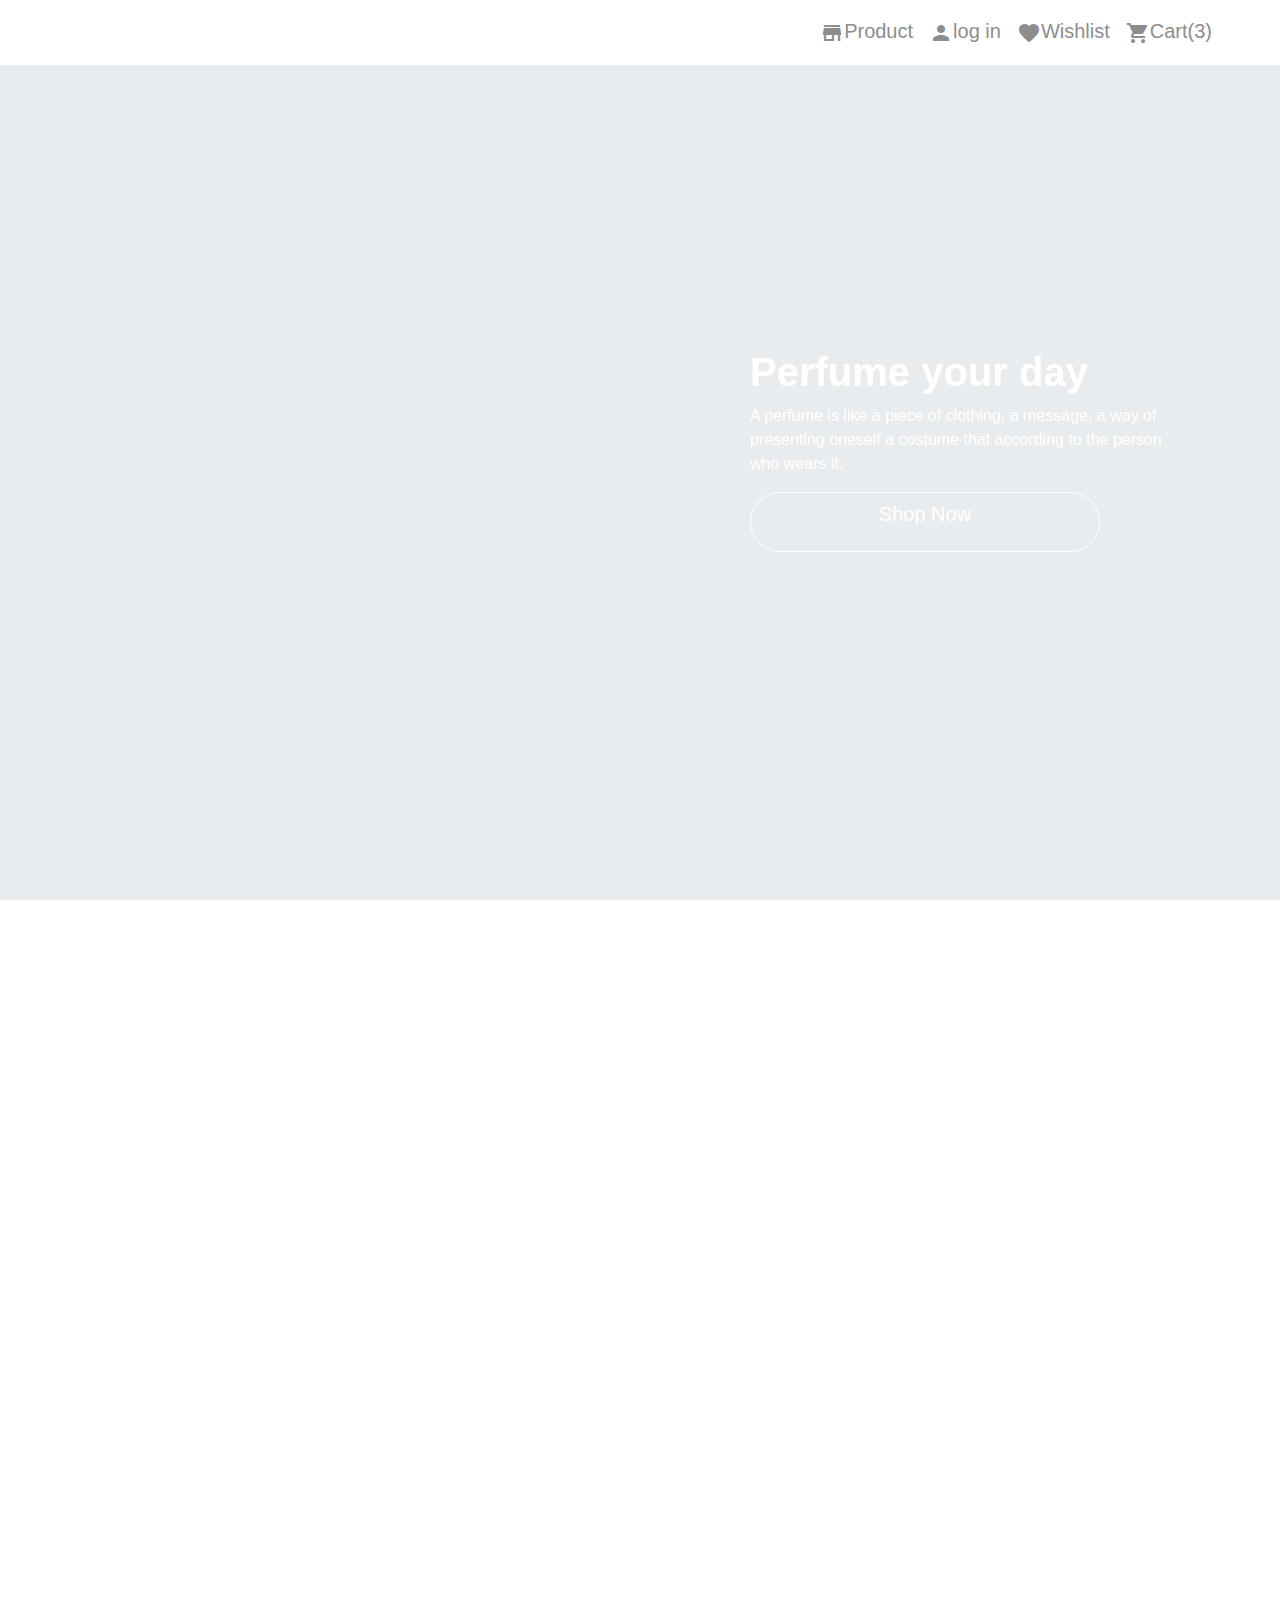
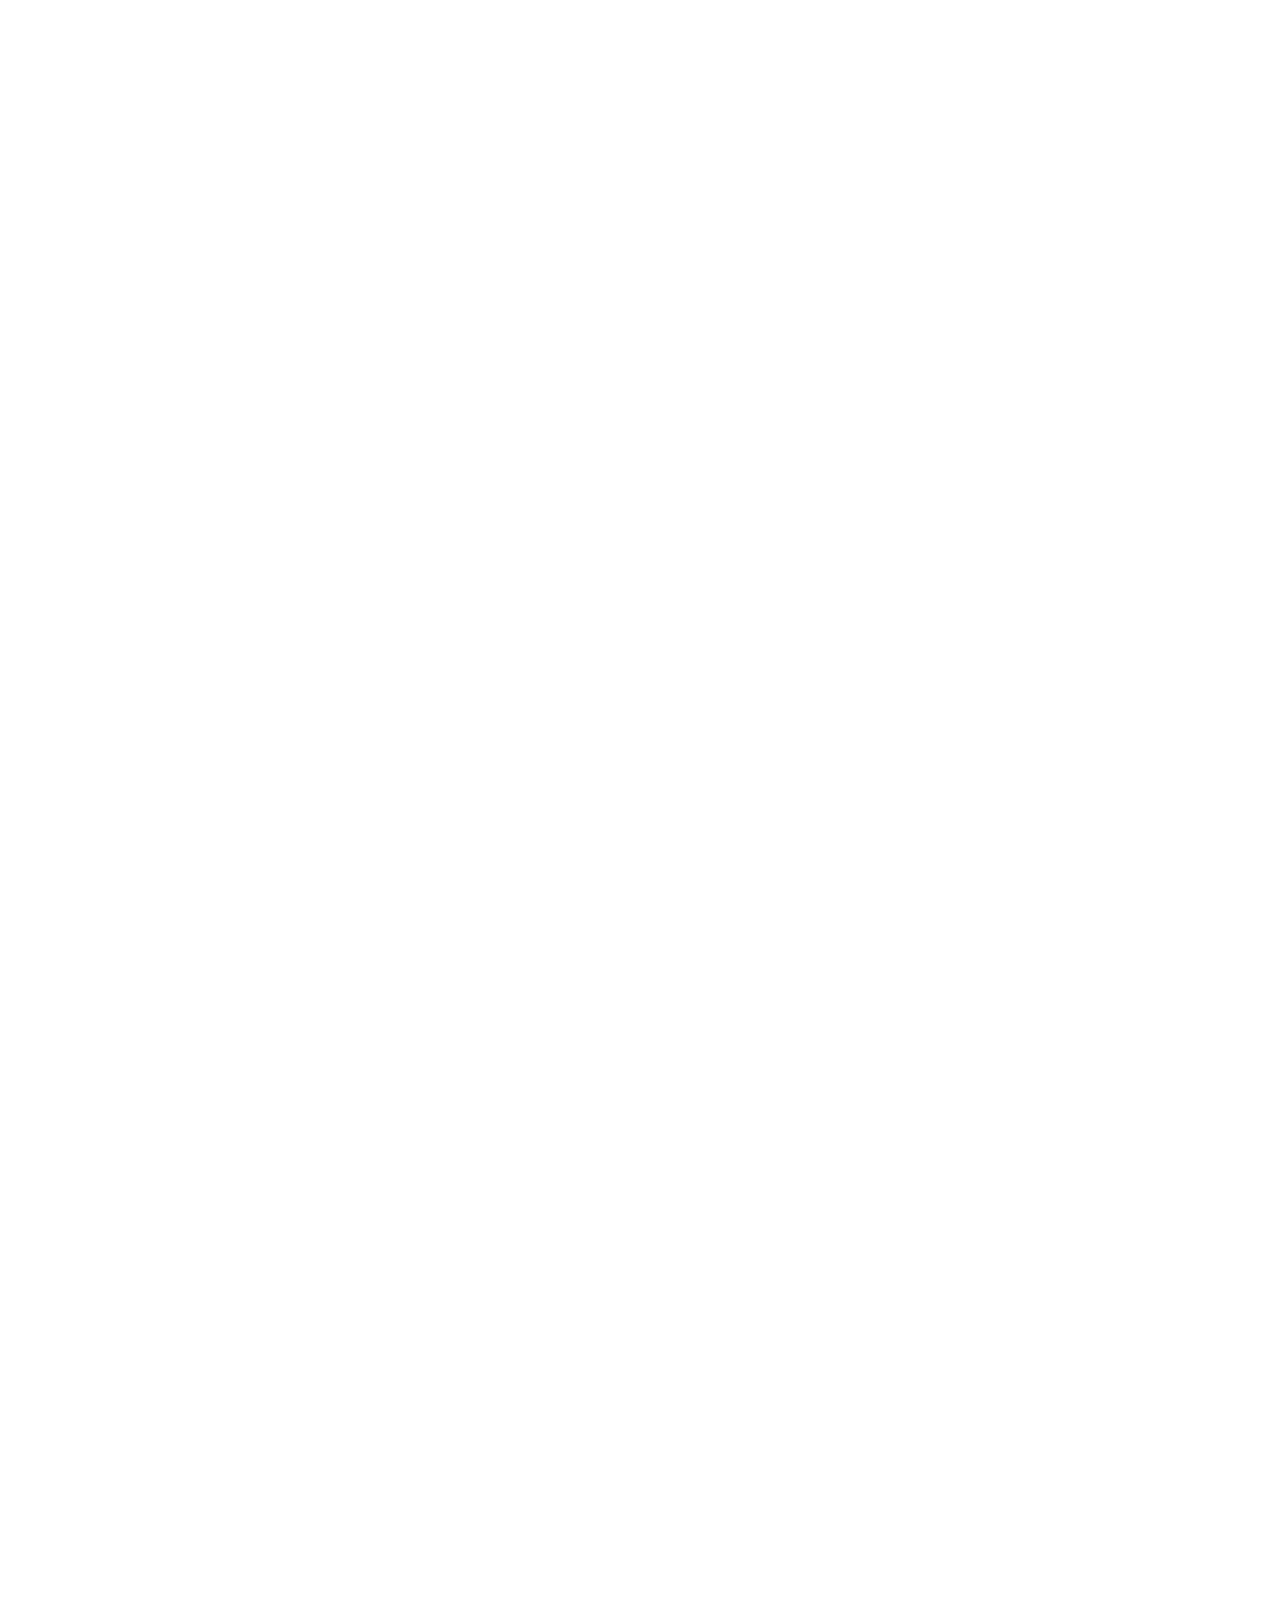
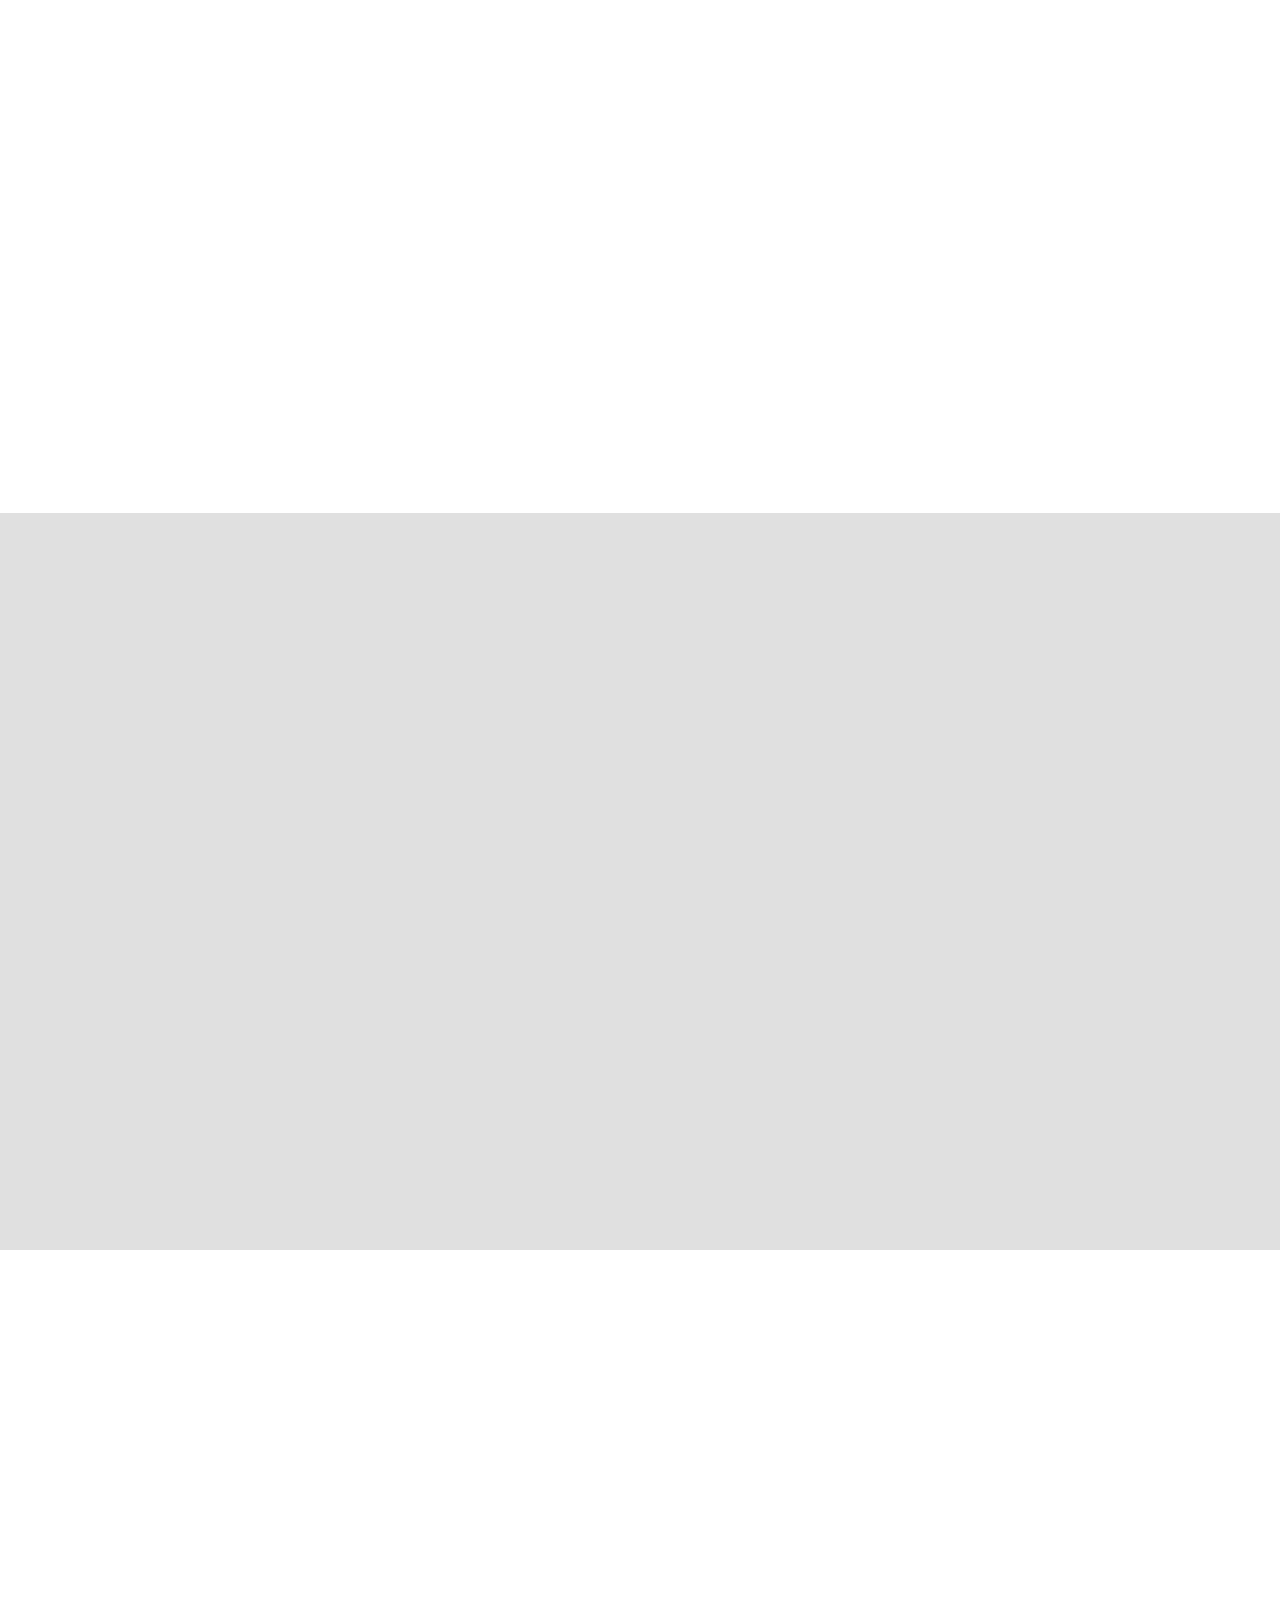
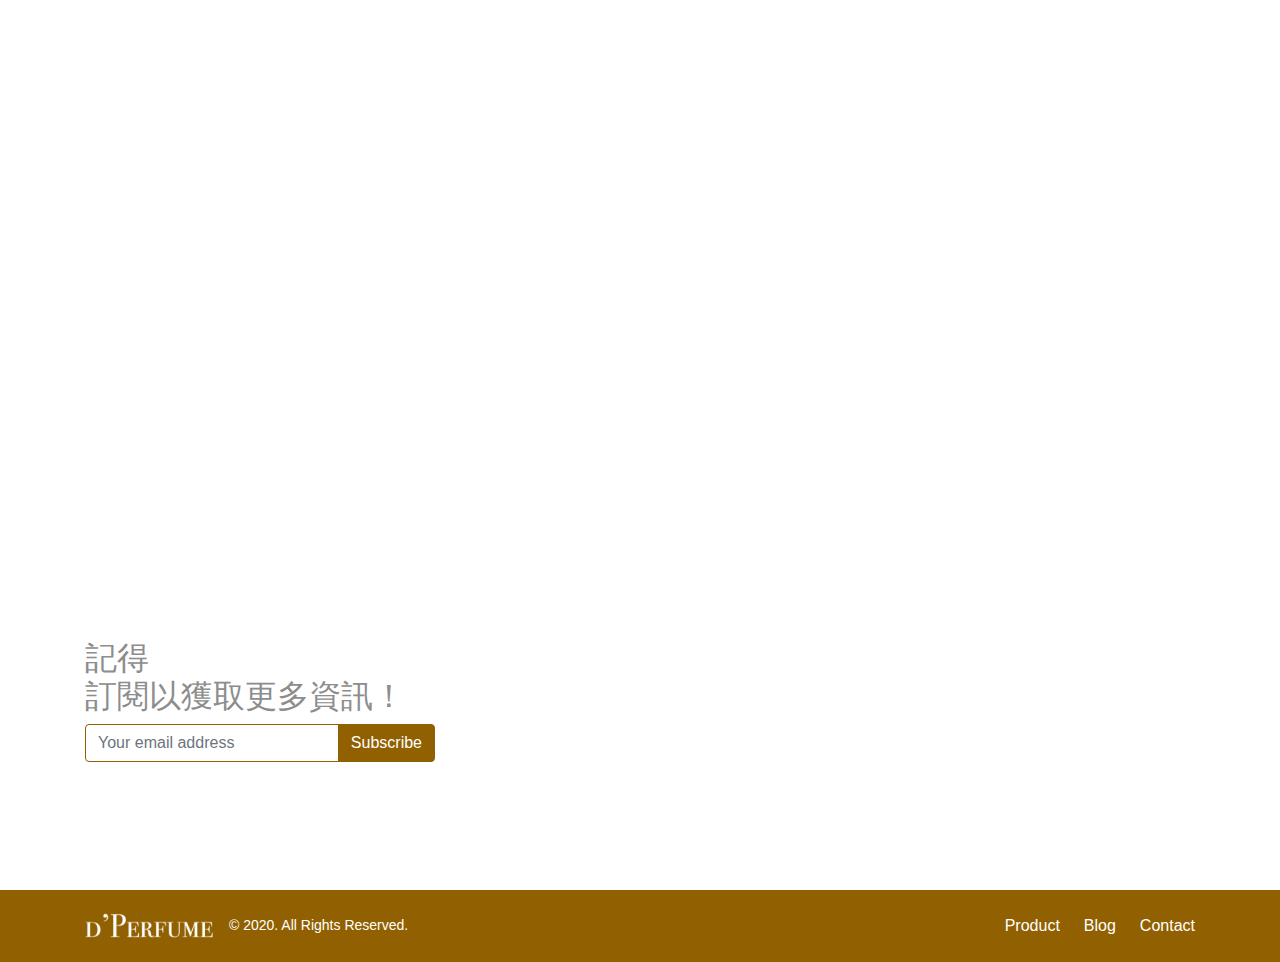
<file: index.html>
<!DOCTYPE html>
<html lang="en">

<head>
  <meta charset="UTF-8">
  <meta name="viewport" content="width=device-width, initial-scale=1.0">
  <meta http-equiv="X-UA-Compatible" content="ie=edge">
  <title>
    香水電商 | D’PERFUME
  </title> 
  <link rel="stylesheet" href="./assets/style/all.css">
  <link href="https://fonts.googleapis.com/icon?family=Material+Icons" rel="stylesheet">
  <link
  rel="stylesheet"
  href="https://cdnjs.cloudflare.com/ajax/libs/animate.css/4.1.1/animate.min.css"
/>
</head>

<body>
  <header class="container">
    <nav
    class="mr-auto navbar navbar-expand-lg navbar-light bg-white container-fuild fixed-top d-flex justify-content-between">
    <a class="navbar-brand logo" href="index.html">D’PERFUME</a>
    <button class="navbar-toggler" type="button" data-toggle="collapse" data-target="#navbarSupportedContent"
        aria-controls="navbarSupportedContent" aria-expanded="false" aria-label="Toggle navigation">
        <span class="navbar-toggler-icon"></span>
    </button>
    <div class="collapse navbar-collapse" id="navbarSupportedContent">
        <div class="navbar-nav mr-auto"></div>
        <ul class="navbar-nav my-2 my-lg-0">
            <li class="nav-item active">
                <a class="nav-link text-grey-200" href="product.html"><span class="material-icons text-grey-200 align-middle">
                        store
                    </span>Product <span class="sr-only">(current)</span></a>
            </li>
            <li class="nav-item">
                <a class="nav-link text-grey-200" href="login.html"><span class="material-icons text-grey-200 align-middle">
                        person
                    </span>log in</a>
            </li>
            <li class="nav-item active">
                <a class="nav-link text-grey-200" href="#"><span class="material-icons text-grey-200 align-middle">
                        favorite
                    </span>Wishlist <span class="sr-only">(current)</span></a>
            </li>
            <li class="nav-item active">
                <a class="nav-link text-grey-200" href="#"><span class="material-icons text-grey-200 align-middle">
                        shopping_cart
                    </span>Cart(3) <span class="sr-only">(current)</span></a>
            </li>
        </ul>
    </div>
</nav>  </header>

  <div class="banner jumbotron jumbotron-fluid">
   <div class="container h-100">
      <div class="row h-100 align-items-center">
         <div class="col-12 col-lg-5 offset-lg-7" data-aos="fade-up">
            <h1 class="text-white">Perfume your day</h1>
            <p class="text-white">A perfume is like a piece of clothing, a message, a way of presenting oneself a
               costume
               that according to the
               person who wears it.</p>
            <a class="btn btn-outline-white btn-radius" href="product.html" type="button">Shop Now</a>
         </div>
      </div>
   </div>
</div>
<ul class="container">
   <li class="row flex-row-reverse justify-content-center">
      <div class="col-12 col-md-5 col-lg-6 px-0" data-aos="fade-left">
         <img src="./assets/images/index2.jpg" class="productImg mb-2 mb-md-0" alt="Gabrielle CHANEL">
      </div>
      <div class="col-12 col-md-5 col-lg-6 px-0 d-flex flex-column justify-content-center align-items-center">
         <div class="productInfo" data-aos="fade-right">
            <h2>Gabrielle CHANEL</h2>
            <p class="text-xl">全新嗅覺體驗，花香四溢、明亮馥郁。結合茉莉、依蘭依蘭、橙花和最迷人的格拉斯晚香玉之花香，呈現出夢幻花香氣息。 極具女性特質的香奈兒嘉柏麗香水，專為光芒四射的她而生。
            </p>
            <a href="#">
               <p class="text-secondary text-xl">查看更多</p>
            </a>
         </div>
      </div>
   </li>
   <li class="row justify-content-center">
      <div class="col-12 col-md-5 col-lg-6 px-0" data-aos="fade-right">
         <img src="./assets/images/index3.png" class="productImg mb-2 mb-md-0" alt="Five O’clock Au Gingembre">
      </div>
      <div class="col-12 col-md-5 col-lg-6 px-0 d-flex flex-column justify-content-center align-items-center">
         <div class="productInfo" data-aos="fade-left">
            <h2>Five O’clock Au Gingembre</h2>
            <p class="text-xl">生薑與溫醇的肉桂香、紅糖的香甜摻和成一氣，溫暖微辛的氣息反倒形成一股輕煙氤氳開來，還帶點微微煙醺感漫溢在整個鼻息之間，細聞之下,又還有溫溫淡淡的木香，溫和而暖心。</p>
            <a href="#">
               <p class="text-primary text-xl">查看更多</p>
            </a>
         </div>
      </div>
   </li>
   <li class="row flex-row-reverse justify-content-center">
      <div class="col-12 col-md-5 col-lg-6 px-0" data-aos="fade-left">
         <img src="./assets/images/index4.jpg" alt="CHANEL N°5" class="productImg mb-2 mb-md-0">
      </div>
      <div class="col-12 col-md-5 col-lg-6 px-0 d-flex flex-column justify-content-center align-items-center">
         <div class="productInfo" data-aos="fade-right">
            <h2>CHANEL N°5</h2>
            <p class="text-xl">N°5，女性魅力的極致精髓。散發柔美澄透的乙醛花束香氣。經典傳奇香氛，蘊藏於極簡設計的獨特瓶身。</p>
            <a href="productDetial.html">
               <p class="text-primary text-xl">查看更多</p>
            </a>
         </div>
      </div>
   </li>
   <li class="row justify-content-center">
      <div class="col-12 col-md-5 col-lg-6 px-0" data-aos="fade-right">
         <img src="./assets/images/index5.jpg" alt="product5" class="productImg-onlinetraining  mb-6 mb-md-8" id="load">
      </div>
      <div class="col-12 col-md-5 col-lg-6 px-0 d-flex flex-column justify-content-center align-items-center">
         <div class="productInfo" data-aos="fade-left">
            <h4>1.<br> Levels of Preventive Maintenance Compliance</h4>
            <p class="text-xs">The core idea of preventative maintenance is the performance of proactive actions against
               unscheduled downtime in order to identify potential defects before they evolve into something more
               severe.</p>
            <h4>2.<br> Percentage of Planned Maintenance</h4>
            <p class="text-xs">The planned maintenance percentage is the total planned maintenance time in your CMMS
               software over a date range over the total number of hours of a service performed by the technicians.</p>
            <h4>3.<br> Critical percentage of planned maintenance</h4>
            <p class="text-xs">Calculating the critical percentage of planned maintenance will help you prioritize the
               most important operations that should be performed immediately.</p>
            <a href="#" type="button" class="btn btn-outline-black btn-radius">
               Plan a free online training
            </a>
         </div>
      </div>
   </li>
</ul>
<div class="bg-grey-100 mb-6 mb-md-8">
   <div class="container">
      <ul class="productRecommend row d-flex">
         <li class="col-12 col-md-4 mb-4 mb-md-6" data-aos="zoom-in">
            <div class="enlargeImg">
               <a href="product.html"><img src="./assets/images/index6.jpg" class="productLink pr-4 mt-5 mt-md-6"
                     alt="Jo Malone"></a>
            </div>
            <h4>Poppy & Barley</h4>
            <p class="mt-2">Jo Malone</p>
            <div class="d-flex">
               <p class="mr-2">NT$1,380</p>
               <p class="text-grey-200 text-line-through">NT$1,580</p>
            </div>
         </li>
         <li class="col-12 col-md-4 mb-4 mb-md-6" data-aos="zoom-in">
            <div class="enlargeImg">
               <a href="product.html"><img src="./assets/images/index7.jpg" class="productLink pr-4 mt-5 mt-md-6"
                     alt="Curology"></a>
            </div>
            <h4>Body Wash</h4>
            <p class="mt-2">Curology</p>
            <p>NT$1,580</p>
         </li>
         <li class="col-12 col-md-4 mb-4 mb-md-6" data-aos="zoom-in">
            <div class="enlargeImg" data-aos="fade-right">
               <a href="product.html"><img src="./assets/images/index8.jpg"
                     class="productLink soldout mr-md-4 mt-5 mt-md-6" alt="Tonik"></a>
            </div>
            <div>
               <p class="text-white text-xl d-flex flex-column justify-content-center align-items-center position-absolute">Sold out</p>
            </div>
            <h4>Apple Cider Vinegar Capsule</h4>
            <p class="mt-2">Tonik</p>
            <p>NT$1,580</p>
         </li>
      </ul>
   </div>
</div>
<div class="container  mb-6 mb-md-8">
   <div class="row d-flex">
      <div class="col-12 col-md-8 mb-2 mb-md-0" data-aos="fade-right">
         <img src="./assets/images/index9.jpg" class="recyclingImg" alt="Bottle-Recycling">
      </div>
      <div class="col-12 col-md-4 d-flex flex-column justify-content-center align-items-center" data-aos="fade-left">
         <div>
            <h2>Bottle-Recycling</h2>
            <p class="text-lg">Recycle your used empty bottles and be rewarded!</p>
            <p>For the past 10 years, we have collected over 800,000 bottles through Empty Bottle Recycling Campaign and
               planted more than 860 pine trees for a better environment.For the past 10 years, we have collected over
               800,000 bottles through Empty Bottle Recycling Campaign and planted more than 860 pine trees for a better
               environment.</p>
            <a href="#">
               <p class="text-primary">查看更多</p>
            </a>
         </div>
      </div>
   </div>
</div>
<div class="subscript d-flex align-items-end">
   <div class="container">
      <div class="row">
         <div class="col-12 col-md-4">
            <h2 class="text-grey-200">記得<br> 訂閱以獲取更多資訊！</h2>
            <div class="input-group mb-3">
               <input type="text" class="form-control border-primary" placeholder="Your email address"
                  aria-label="Recipient's username" aria-describedby="button-addon2">
               <div class="input-group-append">
                  <button class="btn btn-primary" type="button" id="button-addon2">Subscribe</button>
               </div>
            </div>
         </div>
      </div>
   </div>
</div>

    <footer class="bg-primary">
      <div class="container d-flex justify-content-start justify-content-lg-between">
    <div class="footerLogo d-flex align-items-center">
        <a href="index.html"><img class="mr-3" src="./assets/images/d’Perfumewhite.png" alt="logo"></a>
        <sapn class="rightsReserved text-white align-middle">© 2020. All Rights Reserved.</sapn>
    </div>
    <ul class="footerMenu d-flex align-items-center m-0">
        <li class="mr-4"><a class="text-white d-block py-4" href="product.html">Product</a></li>
        <li class="mr-4"><a class="text-white d-block py-4" href="#">Blog</a></li>
        <li><a class="text-white d-block py-4" href="#">Contact</a></li>
    </ul>
</div>    </footer>
    <script src="./assets/js/vendors.js"></script>
    <script src="./assets/js/all.js"></script>
    <script src="https://code.jquery.com/jquery-3.3.1.slim.min.js"
      integrity="sha384-q8i/X+965DzO0rT7abK41JStQIAqVgRVzpbzo5smXKp4YfRvH+8abtTE1Pi6jizo"
      crossorigin="anonymous"></script>
    <script src="https://cdnjs.cloudflare.com/ajax/libs/popper.js/1.14.6/umd/popper.min.js"
      integrity="sha384-wHAiFfRlMFy6i5SRaxvfOCifBUQy1xHdJ/yoi7FRNXMRBu5WHdZYu1hA6ZOblgut"
      crossorigin="anonymous"></script>
    <script src="https://stackpath.bootstrapcdn.com/bootstrap/4.2.1/js/bootstrap.min.js"
      integrity="sha384-B0UglyR+jN6CkvvICOB2joaf5I4l3gm9GU6Hc1og6Ls7i6U/mkkaduKaBhlAXv9k"
      crossorigin="anonymous"></script>
      <link rel="stylesheet" href="https://unpkg.com/aos@next/dist/aos.css" />
<script src="https://unpkg.com/aos@next/dist/aos.js"></script>
<script>
 AOS.init({
        offset: 150, // offset (in px) from the original trigger point
        delay: 0, // values from 0 to 3000, with step 50ms
        duration: 1000 // values from 0 to 3000, with step 50ms
      });
</script>
</body>

</html>
</file>
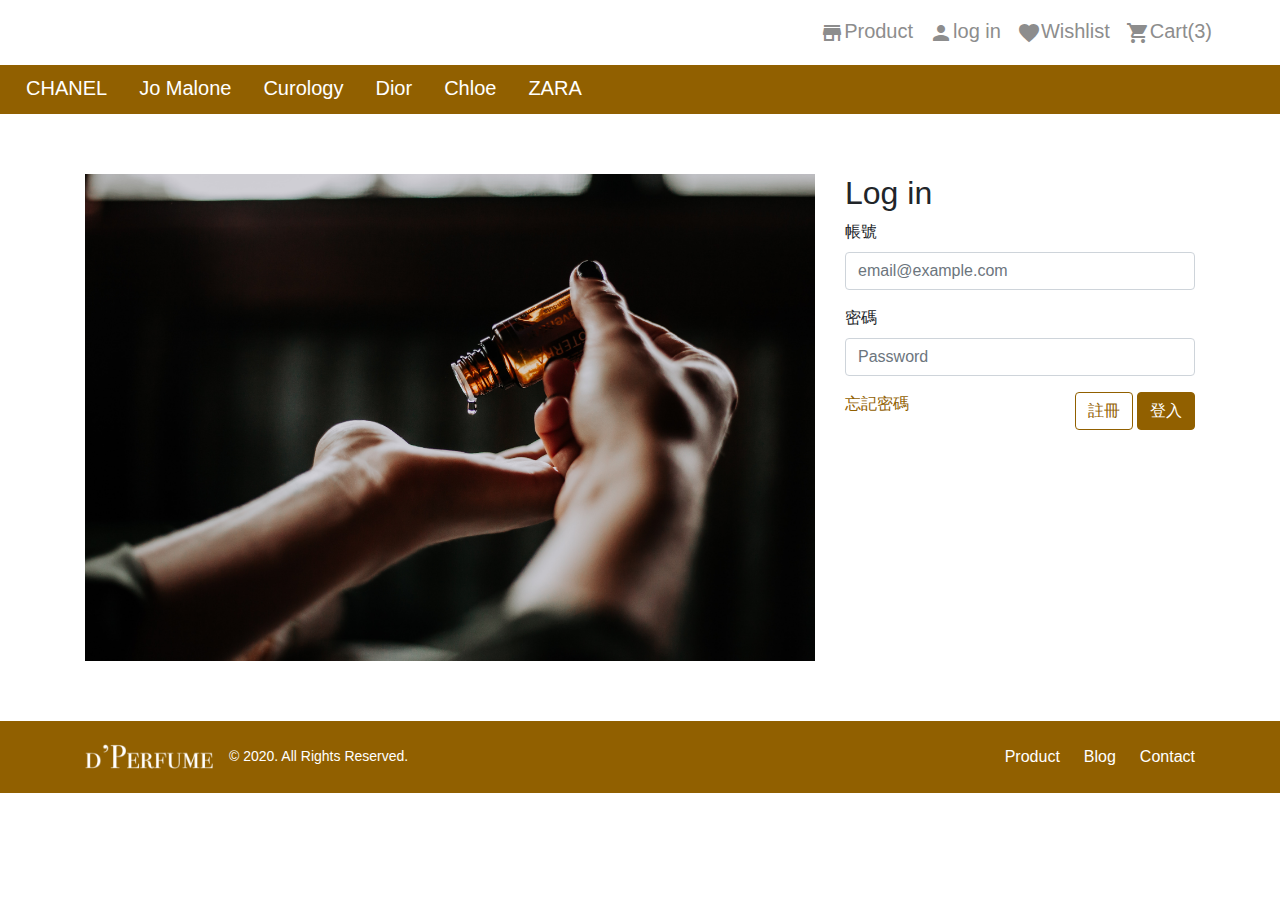
<file: login.html>
<!DOCTYPE html>
<html lang="en">

<head>
  <meta charset="UTF-8">
  <meta name="viewport" content="width=device-width, initial-scale=1.0">
  <meta http-equiv="X-UA-Compatible" content="ie=edge">
  <title>
    香水電商 | Login
  </title> 
  <link rel="stylesheet" href="./assets/style/all.css">
  <link href="https://fonts.googleapis.com/icon?family=Material+Icons" rel="stylesheet">
  <link
  rel="stylesheet"
  href="https://cdnjs.cloudflare.com/ajax/libs/animate.css/4.1.1/animate.min.css"
/>
</head>

<body>
  <header class="container">
    <nav
    class="mr-auto navbar navbar-expand-lg navbar-light bg-white container-fuild fixed-top d-flex justify-content-between">
    <a class="navbar-brand logo" href="index.html">D’PERFUME</a>
    <button class="navbar-toggler" type="button" data-toggle="collapse" data-target="#navbarSupportedContent"
        aria-controls="navbarSupportedContent" aria-expanded="false" aria-label="Toggle navigation">
        <span class="navbar-toggler-icon"></span>
    </button>
    <div class="collapse navbar-collapse" id="navbarSupportedContent">
        <div class="navbar-nav mr-auto"></div>
        <ul class="navbar-nav my-2 my-lg-0">
            <li class="nav-item active">
                <a class="nav-link text-grey-200" href="product.html"><span class="material-icons text-grey-200 align-middle">
                        store
                    </span>Product <span class="sr-only">(current)</span></a>
            </li>
            <li class="nav-item">
                <a class="nav-link text-grey-200" href="login.html"><span class="material-icons text-grey-200 align-middle">
                        person
                    </span>log in</a>
            </li>
            <li class="nav-item active">
                <a class="nav-link text-grey-200" href="#"><span class="material-icons text-grey-200 align-middle">
                        favorite
                    </span>Wishlist <span class="sr-only">(current)</span></a>
            </li>
            <li class="nav-item active">
                <a class="nav-link text-grey-200" href="#"><span class="material-icons text-grey-200 align-middle">
                        shopping_cart
                    </span>Cart(3) <span class="sr-only">(current)</span></a>
            </li>
        </ul>
    </div>
</nav>  </header>

  
<nav class="nav bg-primary mb-8">
    <div class="container">
        <ul class="d-flex pl-0">
            <li><a class="nav-link active text-white" href="#">CHANEL</a></li>
            <li><a class="nav-link text-white" href="#">Jo Malone</a></li>
            <li><a class="nav-link text-white" href="#">Curology</a></li>
            <li><a class="nav-link text-white" href="#">Dior</a></li>
            <li><a class="nav-link text-white" href="#">Chloe</a></li>
            <li><a class="nav-link text-white" href="#">ZARA</a></li>
        </ul>
    </div>
</nav>

<div class="container mb-8">
    <div class="row">
        <img src="./assets/images/login1.jpg" alt="login1" class="login col-12 col-lg-8 mb-4 mb-lg-0">
        <form class="col-12 col-lg-4">
            <div class="form-group">
                <h2>Log in</h2>
                <label for="exampleInputAccount1">帳號</label>
                <input type="account" class="form-control" id="exampleInputAccount1" aria-describedby="accountHelp"
                    placeholder="email@example.com">
            </div>
            <div class="form-group">
                <label for="exampleInputPassword1">密碼</label>
                <input type="password" class="form-control" id="exampleInputPassword1" placeholder="Password">
            </div>
            <div class="d-flex justify-content-between">
                <a href="#">
                    <p class="text-primary">忘記密碼</p>
                </a>
                <div>
                    <button type="submit" class="btn btn-outline-primary">註冊</button>
                    <a href="#" type="button" class="btn btn-primary">登入</a>
                </div>
            </div>
        </form>
    </div>
</div>

    <footer class="bg-primary">
      <div class="container d-flex justify-content-start justify-content-lg-between">
    <div class="footerLogo d-flex align-items-center">
        <a href="index.html"><img class="mr-3" src="./assets/images/d’Perfumewhite.png" alt="logo"></a>
        <sapn class="rightsReserved text-white align-middle">© 2020. All Rights Reserved.</sapn>
    </div>
    <ul class="footerMenu d-flex align-items-center m-0">
        <li class="mr-4"><a class="text-white d-block py-4" href="product.html">Product</a></li>
        <li class="mr-4"><a class="text-white d-block py-4" href="#">Blog</a></li>
        <li><a class="text-white d-block py-4" href="#">Contact</a></li>
    </ul>
</div>    </footer>
    <script src="./assets/js/vendors.js"></script>
    <script src="./assets/js/all.js"></script>
    <script src="https://code.jquery.com/jquery-3.3.1.slim.min.js"
      integrity="sha384-q8i/X+965DzO0rT7abK41JStQIAqVgRVzpbzo5smXKp4YfRvH+8abtTE1Pi6jizo"
      crossorigin="anonymous"></script>
    <script src="https://cdnjs.cloudflare.com/ajax/libs/popper.js/1.14.6/umd/popper.min.js"
      integrity="sha384-wHAiFfRlMFy6i5SRaxvfOCifBUQy1xHdJ/yoi7FRNXMRBu5WHdZYu1hA6ZOblgut"
      crossorigin="anonymous"></script>
    <script src="https://stackpath.bootstrapcdn.com/bootstrap/4.2.1/js/bootstrap.min.js"
      integrity="sha384-B0UglyR+jN6CkvvICOB2joaf5I4l3gm9GU6Hc1og6Ls7i6U/mkkaduKaBhlAXv9k"
      crossorigin="anonymous"></script>
      <link rel="stylesheet" href="https://unpkg.com/aos@next/dist/aos.css" />
<script src="https://unpkg.com/aos@next/dist/aos.js"></script>
<script>
 AOS.init({
        offset: 150, // offset (in px) from the original trigger point
        delay: 0, // values from 0 to 3000, with step 50ms
        duration: 1000 // values from 0 to 3000, with step 50ms
      });
</script>
</body>

</html>
</file>
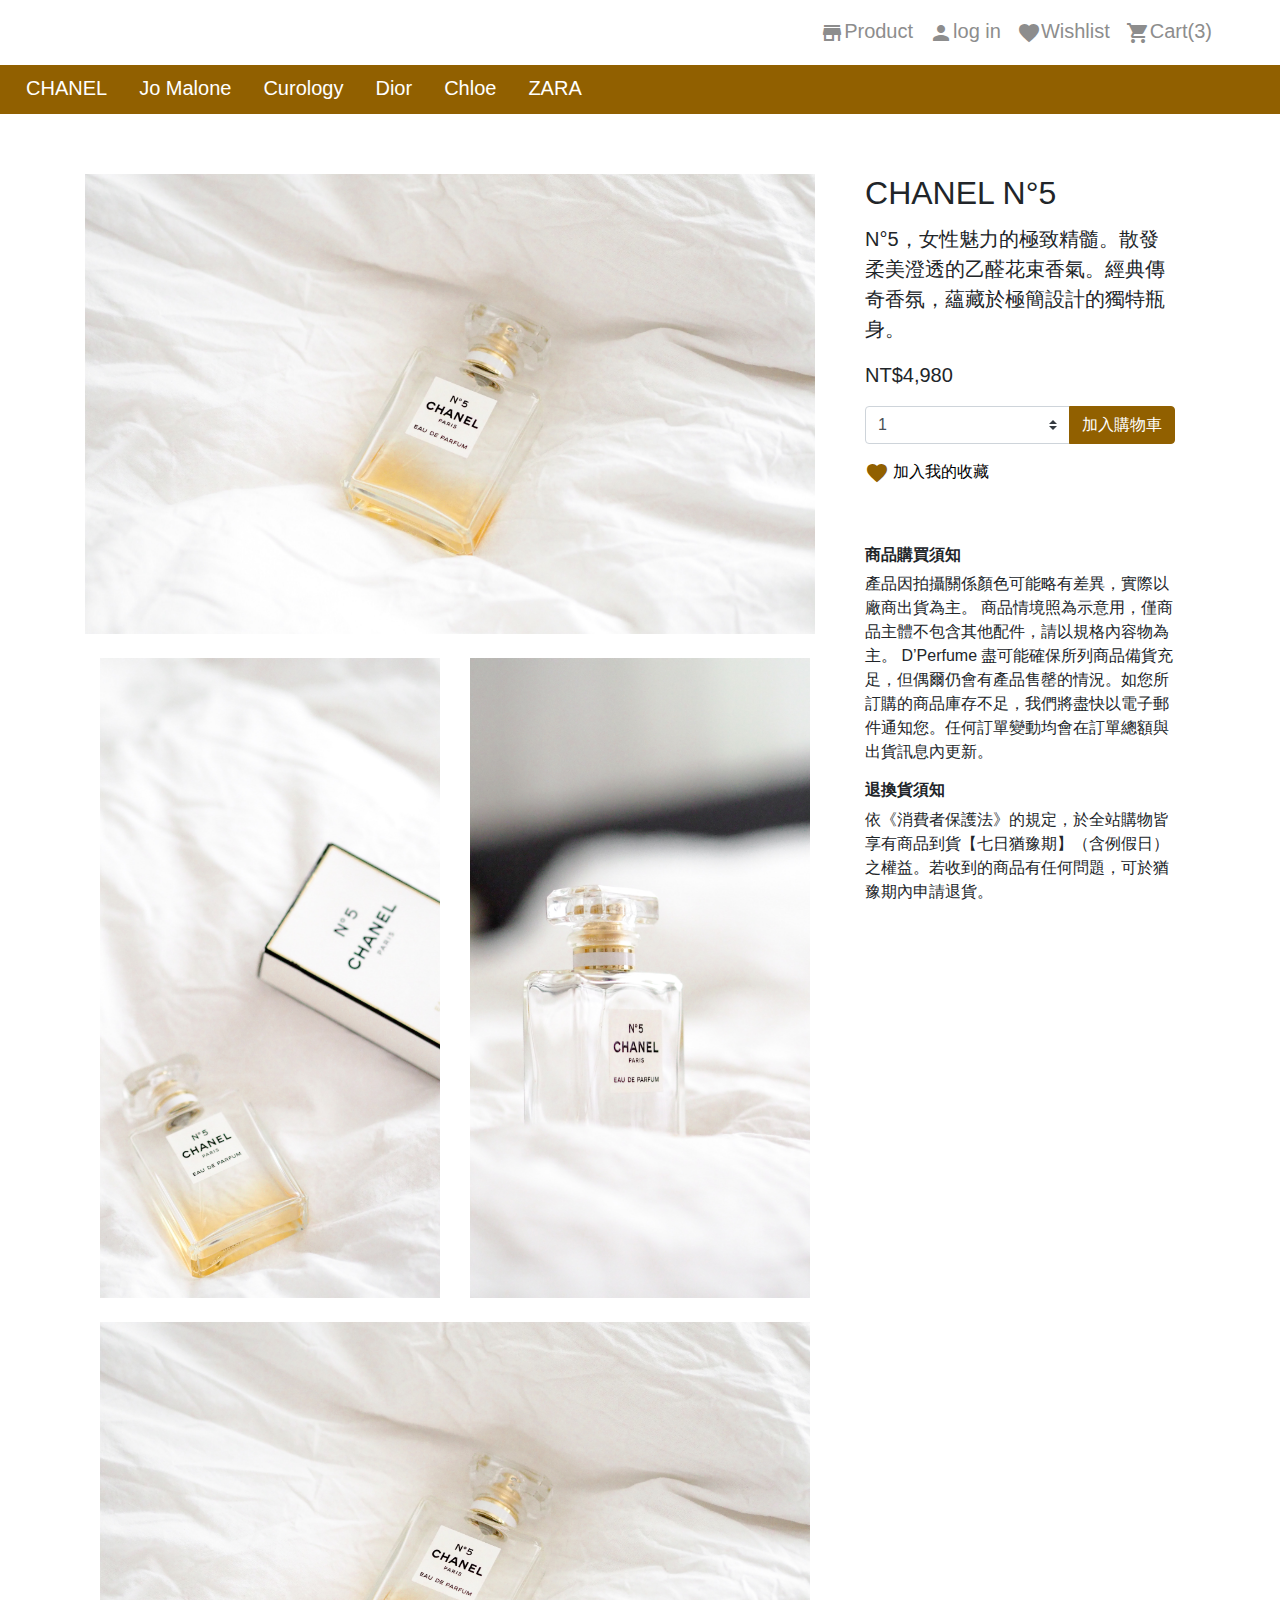
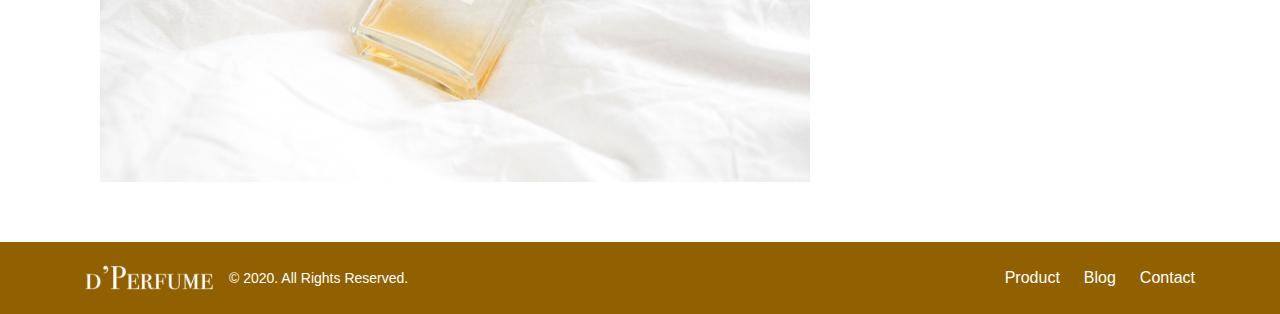
<file: productDetial.html>
<!DOCTYPE html>
<html lang="en">

<head>
  <meta charset="UTF-8">
  <meta name="viewport" content="width=device-width, initial-scale=1.0">
  <meta http-equiv="X-UA-Compatible" content="ie=edge">
  <title>
    香水電商 | ProductDetial
  </title> 
  <link rel="stylesheet" href="./assets/style/all.css">
  <link href="https://fonts.googleapis.com/icon?family=Material+Icons" rel="stylesheet">
  <link
  rel="stylesheet"
  href="https://cdnjs.cloudflare.com/ajax/libs/animate.css/4.1.1/animate.min.css"
/>
</head>

<body>
  <header class="container">
    <nav
    class="mr-auto navbar navbar-expand-lg navbar-light bg-white container-fuild fixed-top d-flex justify-content-between">
    <a class="navbar-brand logo" href="index.html">D’PERFUME</a>
    <button class="navbar-toggler" type="button" data-toggle="collapse" data-target="#navbarSupportedContent"
        aria-controls="navbarSupportedContent" aria-expanded="false" aria-label="Toggle navigation">
        <span class="navbar-toggler-icon"></span>
    </button>
    <div class="collapse navbar-collapse" id="navbarSupportedContent">
        <div class="navbar-nav mr-auto"></div>
        <ul class="navbar-nav my-2 my-lg-0">
            <li class="nav-item active">
                <a class="nav-link text-grey-200" href="product.html"><span class="material-icons text-grey-200 align-middle">
                        store
                    </span>Product <span class="sr-only">(current)</span></a>
            </li>
            <li class="nav-item">
                <a class="nav-link text-grey-200" href="login.html"><span class="material-icons text-grey-200 align-middle">
                        person
                    </span>log in</a>
            </li>
            <li class="nav-item active">
                <a class="nav-link text-grey-200" href="#"><span class="material-icons text-grey-200 align-middle">
                        favorite
                    </span>Wishlist <span class="sr-only">(current)</span></a>
            </li>
            <li class="nav-item active">
                <a class="nav-link text-grey-200" href="#"><span class="material-icons text-grey-200 align-middle">
                        shopping_cart
                    </span>Cart(3) <span class="sr-only">(current)</span></a>
            </li>
        </ul>
    </div>
</nav>  </header>

  
<nav class="nav bg-primary mb-8">
    <div class="container">
        <ul class="d-flex pl-0">
            <li><a class="nav-link active text-white" href="#">CHANEL</a></li>
            <li><a class="nav-link text-white" href="#">Jo Malone</a></li>
            <li><a class="nav-link text-white" href="#">Curology</a></li>
            <li><a class="nav-link text-white" href="#">Dior</a></li>
            <li><a class="nav-link text-white" href="#">Chloe</a></li>
            <li><a class="nav-link text-white" href="#">ZARA</a></li>
        </ul>
    </div>
</nav>

<div class="container">
    <div class="row position-relative">
        <img src="./assets/images/product1.jpg" alt="product1" class="productN°5 col-12 col-lg-8 mb-3 mb-md-4">
        <div class="col-12 col-lg-4 absolute-right-0">
            <div class="card-body pt-0">
                <h2 class="card-title">CHANEL N°5</h2>
                <p class="card-text text-lg">N°5，女性魅力的極致精髓。散發柔美澄透的乙醛花束香氣。經典傳奇香氛，蘊藏於極簡設計的獨特瓶身。</p>
                <p class="card-price text-lg">NT$4,980</p>
                <div class="input-group mb-3">
                    <select class="custom-select" id="inputGroupSelect02">
                        <option selected value="1">1</option>
                        <option value="2">2</option>
                        <option value="3">3</option>
                    </select>
                    <div class="input-group-append">
                        <button class="btn btn-primary" type="button" data-toggle="modal" data-target="#exampleModalCenter" id="addtocart">加入購物車</button>
                    </div>
                </div>
                <div class="mb-8">
                    <a href="#" data-toggle="modal" data-target="#exampleModalCenter2">
                        <span class="material-icons text-primary align-middle">
                            favorite
                        </span>
                        <span class="text-black">加入我的收藏</span>
                    </a>
                </div>

            <h6 class="text-bold">商品購買須知</h6>
            <p>產品因拍攝關係顏色可能略有差異，實際以廠商出貨為主。 商品情境照為示意用，僅商品主體不包含其他配件，請以規格內容物為主。 D’Perfume
                盡可能確保所列商品備貨充足，但偶爾仍會有產品售罄的情況。如您所訂購的商品庫存不足，我們將盡快以電子郵件通知您。任何訂單變動均會在訂單總額與出貨訊息內更新。</p>
            <h6 class="text-bold">退換貨須知</h6>
            <p>依《消費者保護法》的規定，於全站購物皆享有商品到貨【七日猶豫期】（含例假日）之權益。若收到的商品有任何問題，可於猶豫期內申請退貨。</p>
        </div>


                <!-- Modal -->
                <div class="modal fade" id="exampleModalCenter" tabindex="-1" role="dialog"
                    aria-labelledby="exampleModalCenterTitle" aria-hidden="true">
                    <div class="modal-dialog modal-dialog-centered" role="document">
                        <div class="modal-content">
                            <div class="modal-body">
                                <button type="button" class="close" data-dismiss="modal" aria-label="Close">
                                    <span aria-hidden="true">&times;</span>
                                </button>   
                                <div class="text-primary text-center text-bold text-xl" id="show">
                                    已加入購物車
                                </div>                               
                            </div>                         
                        </div>
                    </div>
                </div>
            </div>

            <div class="modal fade" id="exampleModalCenter2" tabindex="-1" role="dialog"
            aria-labelledby="exampleModalCenterTitle" aria-hidden="true">
            <div class="modal-dialog modal-dialog-centered" role="document">
                <div class="modal-content">
                    <div class="modal-body">
                        <button type="button" class="close" data-dismiss="modal" aria-label="Close">
                            <span aria-hidden="true">&times;</span>
                        </button>   
                        <div class="text-primary text-center text-bold text-xl">
                            已加入我的收藏
                        </div>                               
                    </div>                         
                </div>
            </div>
        </div>
    </div>

        <div class="col-12 col-lg-8">
            <div class="row">
                <img src="./assets/images/product2.jpg" alt="product2"
                    class="productDetial col-12 col-lg-6 mb-3 mb-md-4">
                <img src="./assets/images/product3.jpg" alt="product1product3"
                    class="productDetial col-12 col-lg-6 mb-3 mb-md-4">
                <img src="./assets/images/product1.jpg" alt="product1" class="productN°5 col-12 mb-6 mb-md-8">
            </div>
        </div>
    </div>
</div>

    <footer class="bg-primary">
      <div class="container d-flex justify-content-start justify-content-lg-between">
    <div class="footerLogo d-flex align-items-center">
        <a href="index.html"><img class="mr-3" src="./assets/images/d’Perfumewhite.png" alt="logo"></a>
        <sapn class="rightsReserved text-white align-middle">© 2020. All Rights Reserved.</sapn>
    </div>
    <ul class="footerMenu d-flex align-items-center m-0">
        <li class="mr-4"><a class="text-white d-block py-4" href="product.html">Product</a></li>
        <li class="mr-4"><a class="text-white d-block py-4" href="#">Blog</a></li>
        <li><a class="text-white d-block py-4" href="#">Contact</a></li>
    </ul>
</div>    </footer>
    <script src="./assets/js/vendors.js"></script>
    <script src="./assets/js/all.js"></script>
    <script src="https://code.jquery.com/jquery-3.3.1.slim.min.js"
      integrity="sha384-q8i/X+965DzO0rT7abK41JStQIAqVgRVzpbzo5smXKp4YfRvH+8abtTE1Pi6jizo"
      crossorigin="anonymous"></script>
    <script src="https://cdnjs.cloudflare.com/ajax/libs/popper.js/1.14.6/umd/popper.min.js"
      integrity="sha384-wHAiFfRlMFy6i5SRaxvfOCifBUQy1xHdJ/yoi7FRNXMRBu5WHdZYu1hA6ZOblgut"
      crossorigin="anonymous"></script>
    <script src="https://stackpath.bootstrapcdn.com/bootstrap/4.2.1/js/bootstrap.min.js"
      integrity="sha384-B0UglyR+jN6CkvvICOB2joaf5I4l3gm9GU6Hc1og6Ls7i6U/mkkaduKaBhlAXv9k"
      crossorigin="anonymous"></script>
      <link rel="stylesheet" href="https://unpkg.com/aos@next/dist/aos.css" />
<script src="https://unpkg.com/aos@next/dist/aos.js"></script>
<script>
 AOS.init({
        offset: 150, // offset (in px) from the original trigger point
        delay: 0, // values from 0 to 3000, with step 50ms
        duration: 1000 // values from 0 to 3000, with step 50ms
      });
</script>
</body>

</html>
</file>
